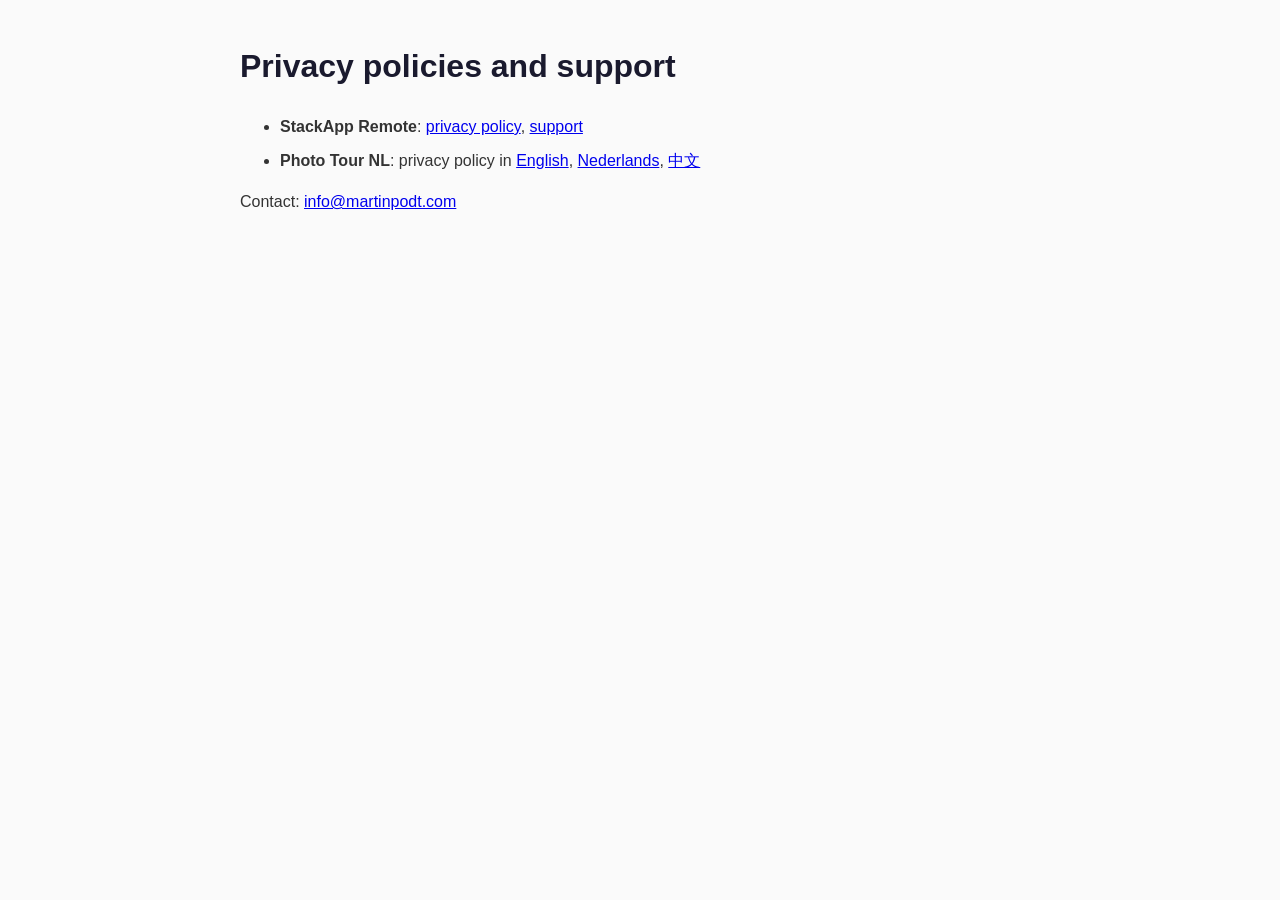
<file: index.html>
<!DOCTYPE html>
<html lang="en"><head><meta charset="UTF-8"><meta name="viewport" content="width=device-width, initial-scale=1.0">
<title>Privacy policies - Martin Podt</title>
<style>body{font-family:-apple-system,BlinkMacSystemFont,'Segoe UI',Roboto,sans-serif;line-height:1.6;max-width:800px;margin:0 auto;padding:20px;color:#333;background:#fafafa}h1{color:#1a1a2e}li{margin-bottom:.5em}</style>
</head><body>
<h1>Privacy policies and support</h1>
<ul>
  <li><strong>StackApp Remote</strong>: <a href="stackapp-remote/">privacy policy</a>, <a href="stackapp-remote/support.html">support</a></li>
  <li><strong>Photo Tour NL</strong>: privacy policy in <a href="phototourapp/">English</a>, <a href="phototourapp/nl.html">Nederlands</a>, <a href="phototourapp/zh.html">中文</a></li>
</ul>
<p>Contact: <a href="mailto:info@martinpodt.com">info@martinpodt.com</a></p>
</body></html>
</file>
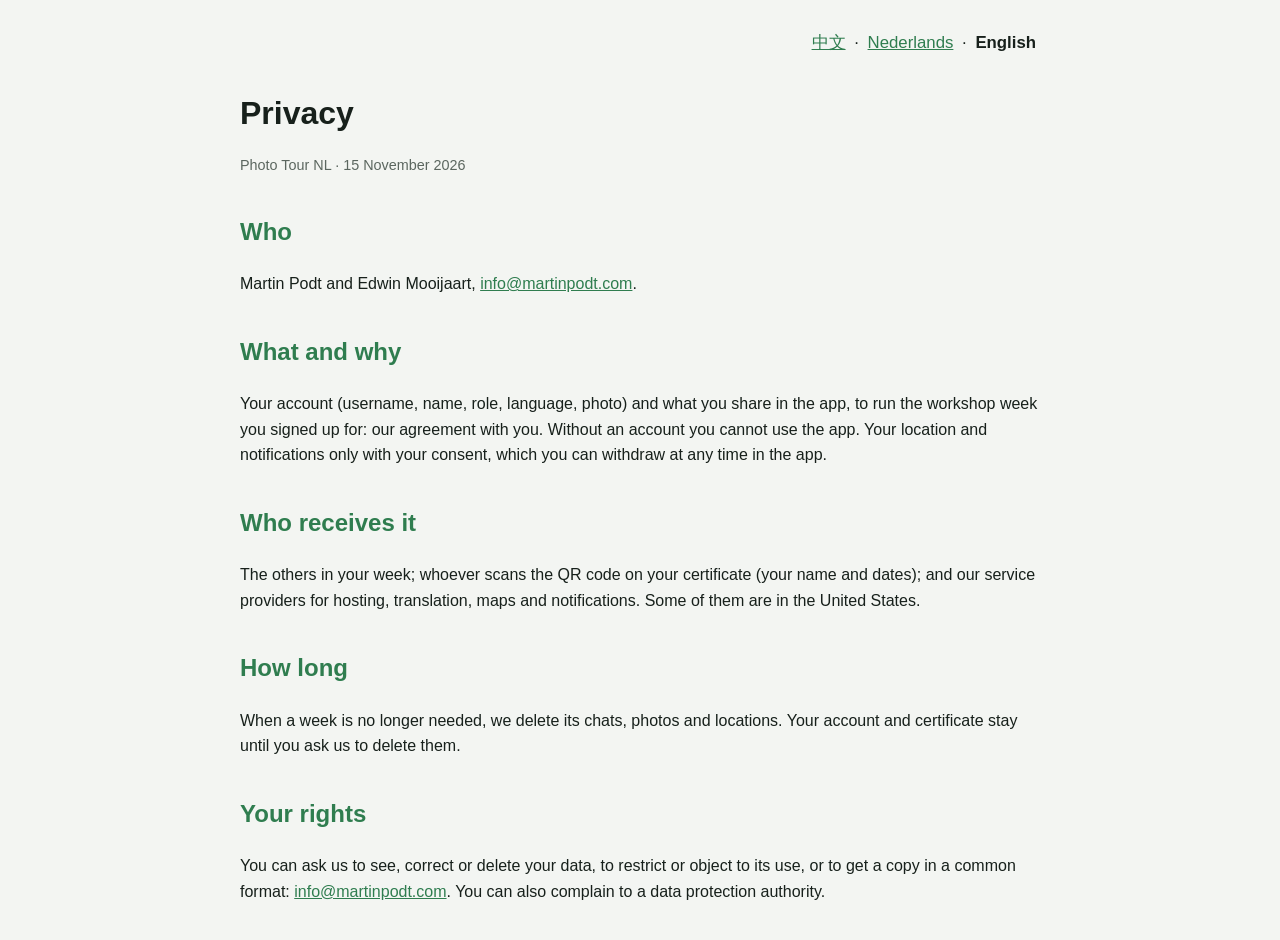
<file: phototourapp/index.html>
<!DOCTYPE html>
<html lang="en">
<head>
    <meta charset="UTF-8">
    <meta name="viewport" content="width=device-width, initial-scale=1.0">
    <title>Privacy - Photo Tour NL</title>
    <link rel="alternate" hreflang="en" href="https://mpodt.github.io/privacy/phototourapp/">
    <link rel="alternate" hreflang="nl" href="https://mpodt.github.io/privacy/phototourapp/nl.html">
    <link rel="alternate" hreflang="zh-CN" href="https://mpodt.github.io/privacy/phototourapp/zh.html">
    <link rel="stylesheet" href="style.css">
</head>
<body>

<nav class="langs" aria-label="Language"><a href="zh.html" lang="zh-CN">中文</a> · <a href="nl.html" lang="nl">Nederlands</a> · <strong>English</strong></nav>

<h1>Privacy</h1>
<p class="last-updated">Photo Tour NL · 15 November 2026</p>

<h2>Who</h2>
<p>Martin Podt and Edwin Mooijaart, <a href="mailto:info@martinpodt.com">info@martinpodt.com</a>.</p>

<h2>What and why</h2>
<p>Your account (username, name, role, language, photo) and what you share in the app, to run the workshop week you signed up for: our agreement with you. Without an account you cannot use the app. Your location and notifications only with your consent, which you can withdraw at any time in the app.</p>

<h2>Who receives it</h2>
<p>The others in your week; whoever scans the QR code on your certificate (your name and dates); and our service providers for hosting, translation, maps and notifications. Some of them are in the United States.</p>

<h2>How long</h2>
<p>When a week is no longer needed, we delete its chats, photos and locations. Your account and certificate stay until you ask us to delete them.</p>

<h2>Your rights</h2>
<p>You can ask us to see, correct or delete your data, to restrict or object to its use, or to get a copy in a common format: <a href="mailto:info@martinpodt.com">info@martinpodt.com</a>. You can also complain to a data protection authority.</p>

</body>
</html>
</file>
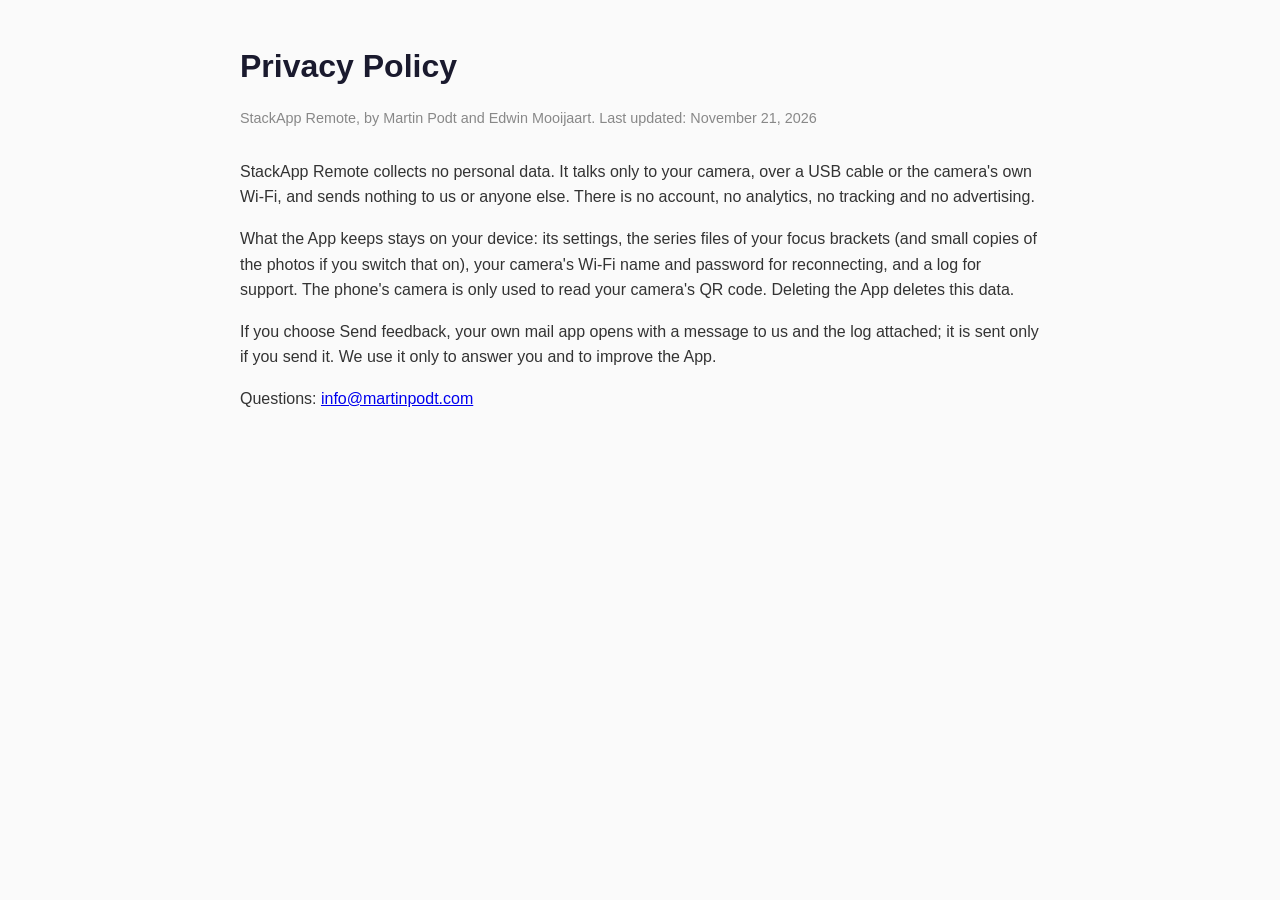
<file: stackapp-remote/index.html>
<!DOCTYPE html>
<html lang="en">
<head>
    <meta charset="UTF-8">
    <meta name="viewport" content="width=device-width, initial-scale=1.0">
    <title>Privacy Policy - StackApp Remote</title>
    <style>
        body {
            font-family: -apple-system, BlinkMacSystemFont, 'Segoe UI', Roboto, Oxygen, Ubuntu, sans-serif;
            line-height: 1.6;
            max-width: 800px;
            margin: 0 auto;
            padding: 20px;
            color: #333;
            background-color: #fafafa;
        }
        h1 { color: #1a1a2e; margin-bottom: 0.2em; }
        .last-updated { color: #888; font-size: 0.9em; margin-bottom: 2em; }
    </style>
</head>
<body>

<h1>Privacy Policy</h1>
<p class="last-updated">StackApp Remote, by Martin Podt and Edwin Mooijaart. Last updated: November 21, 2026</p>

<p>StackApp Remote collects no personal data. It talks only to your camera, over a USB cable or the camera's own
Wi-Fi, and sends nothing to us or anyone else. There is no account, no analytics, no tracking and no advertising.</p>

<p>What the App keeps stays on your device: its settings, the series files of your focus brackets (and small copies of
the photos if you switch that on), your camera's Wi-Fi name and password for reconnecting, and a log for support. The
phone's camera is only used to read your camera's QR code. Deleting the App deletes this data.</p>

<p>If you choose Send feedback, your own mail app opens with a message to us and the log attached; it is sent only if
you send it. We use it only to answer you and to improve the App.</p>

<p>Questions: <a href="mailto:info@martinpodt.com">info@martinpodt.com</a></p>

</body>
</html>
</file>
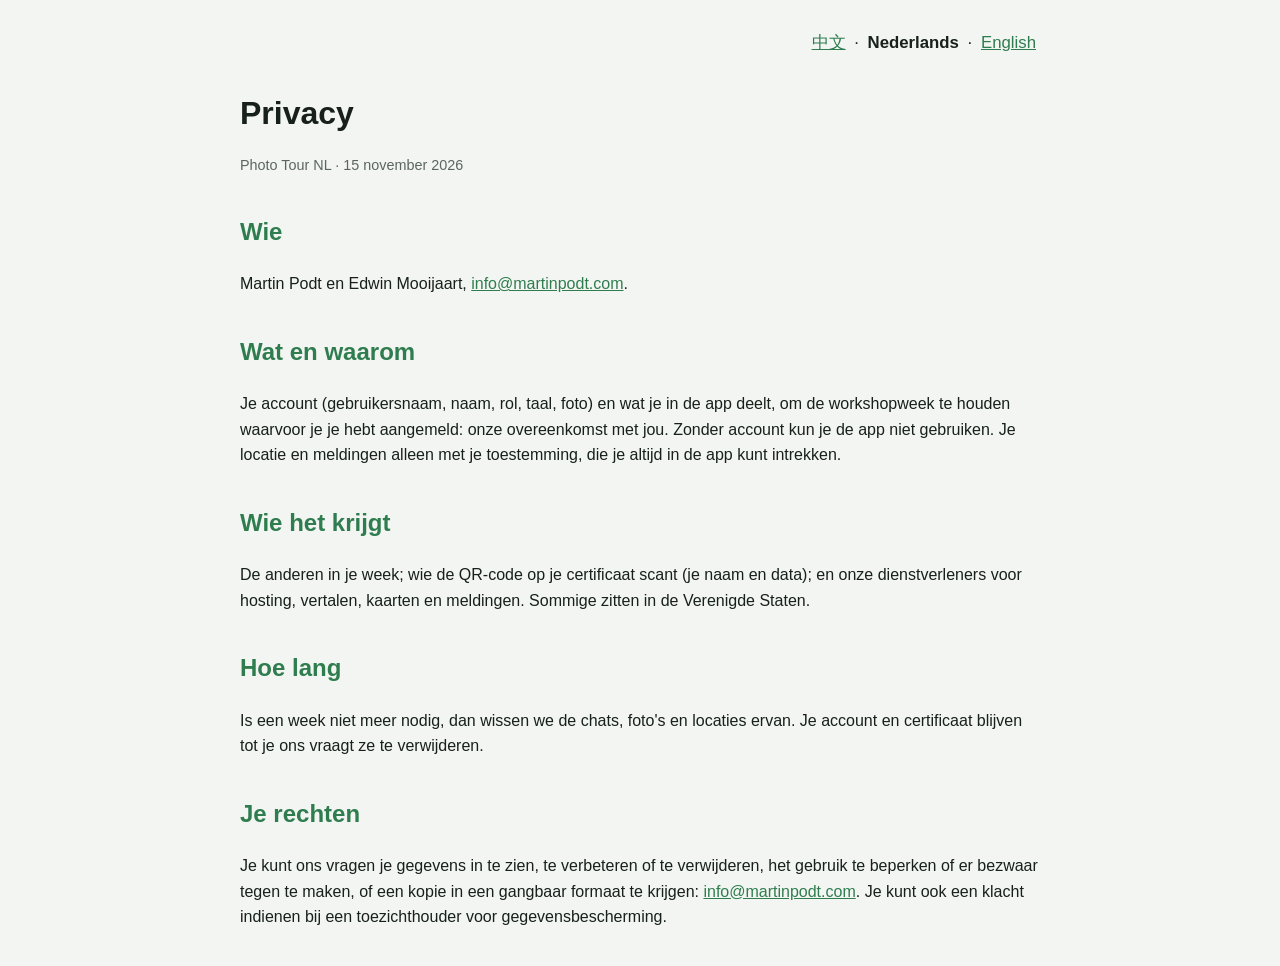
<file: phototourapp/nl.html>
<!DOCTYPE html>
<html lang="nl">
<head>
    <meta charset="UTF-8">
    <meta name="viewport" content="width=device-width, initial-scale=1.0">
    <title>Privacy - Photo Tour NL</title>
    <link rel="alternate" hreflang="en" href="https://mpodt.github.io/privacy/phototourapp/">
    <link rel="alternate" hreflang="nl" href="https://mpodt.github.io/privacy/phototourapp/nl.html">
    <link rel="alternate" hreflang="zh-CN" href="https://mpodt.github.io/privacy/phototourapp/zh.html">
    <link rel="stylesheet" href="style.css">
</head>
<body>

<nav class="langs" aria-label="Taal"><a href="zh.html" lang="zh-CN">中文</a> · <strong>Nederlands</strong> · <a href="./" lang="en">English</a></nav>

<h1>Privacy</h1>
<p class="last-updated">Photo Tour NL · 15 november 2026</p>

<h2>Wie</h2>
<p>Martin Podt en Edwin Mooijaart, <a href="mailto:info@martinpodt.com">info@martinpodt.com</a>.</p>

<h2>Wat en waarom</h2>
<p>Je account (gebruikersnaam, naam, rol, taal, foto) en wat je in de app deelt, om de workshopweek te houden waarvoor je je hebt aangemeld: onze overeenkomst met jou. Zonder account kun je de app niet gebruiken. Je locatie en meldingen alleen met je toestemming, die je altijd in de app kunt intrekken.</p>

<h2>Wie het krijgt</h2>
<p>De anderen in je week; wie de QR-code op je certificaat scant (je naam en data); en onze dienstverleners voor hosting, vertalen, kaarten en meldingen. Sommige zitten in de Verenigde Staten.</p>

<h2>Hoe lang</h2>
<p>Is een week niet meer nodig, dan wissen we de chats, foto's en locaties ervan. Je account en certificaat blijven tot je ons vraagt ze te verwijderen.</p>

<h2>Je rechten</h2>
<p>Je kunt ons vragen je gegevens in te zien, te verbeteren of te verwijderen, het gebruik te beperken of er bezwaar tegen te maken, of een kopie in een gangbaar formaat te krijgen: <a href="mailto:info@martinpodt.com">info@martinpodt.com</a>. Je kunt ook een klacht indienen bij een toezichthouder voor gegevensbescherming.</p>

</body>
</html>
</file>
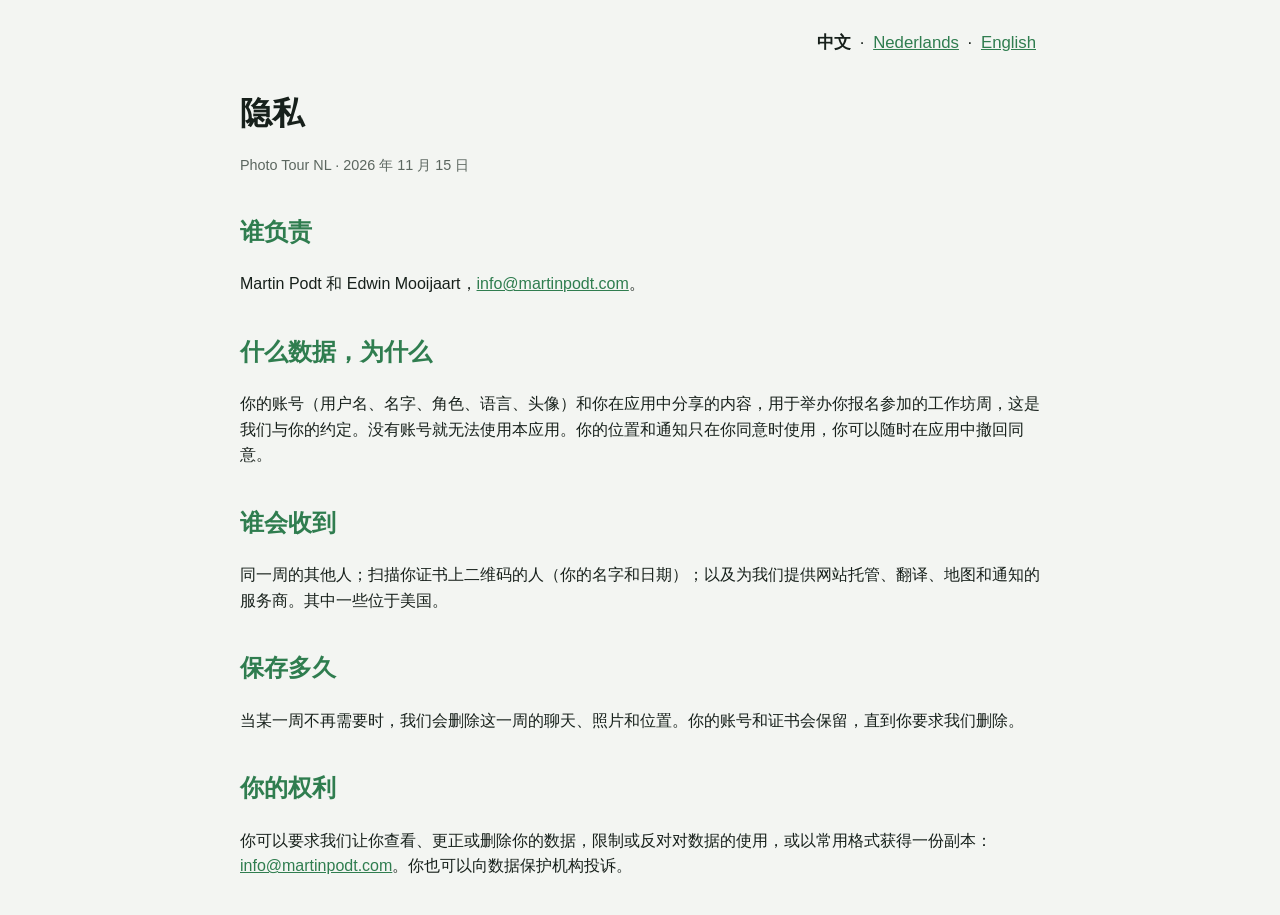
<file: phototourapp/zh.html>
<!DOCTYPE html>
<html lang="zh-CN">
<head>
    <meta charset="UTF-8">
    <meta name="viewport" content="width=device-width, initial-scale=1.0">
    <title>隐私 - Photo Tour NL</title>
    <link rel="alternate" hreflang="en" href="https://mpodt.github.io/privacy/phototourapp/">
    <link rel="alternate" hreflang="nl" href="https://mpodt.github.io/privacy/phototourapp/nl.html">
    <link rel="alternate" hreflang="zh-CN" href="https://mpodt.github.io/privacy/phototourapp/zh.html">
    <link rel="stylesheet" href="style.css">
</head>
<body>

<nav class="langs" aria-label="语言"><strong>中文</strong> · <a href="nl.html" lang="nl">Nederlands</a> · <a href="./" lang="en">English</a></nav>

<h1>隐私</h1>
<p class="last-updated">Photo Tour NL · 2026 年 11 月 15 日</p>

<h2>谁负责</h2>
<p>Martin Podt 和 Edwin Mooijaart，<a href="mailto:info@martinpodt.com">info@martinpodt.com</a>。</p>

<h2>什么数据，为什么</h2>
<p>你的账号（用户名、名字、角色、语言、头像）和你在应用中分享的内容，用于举办你报名参加的工作坊周，这是我们与你的约定。没有账号就无法使用本应用。你的位置和通知只在你同意时使用，你可以随时在应用中撤回同意。</p>

<h2>谁会收到</h2>
<p>同一周的其他人；扫描你证书上二维码的人（你的名字和日期）；以及为我们提供网站托管、翻译、地图和通知的服务商。其中一些位于美国。</p>

<h2>保存多久</h2>
<p>当某一周不再需要时，我们会删除这一周的聊天、照片和位置。你的账号和证书会保留，直到你要求我们删除。</p>

<h2>你的权利</h2>
<p>你可以要求我们让你查看、更正或删除你的数据，限制或反对对数据的使用，或以常用格式获得一份副本：<a href="mailto:info@martinpodt.com">info@martinpodt.com</a>。你也可以向数据保护机构投诉。</p>

</body>
</html>
</file>
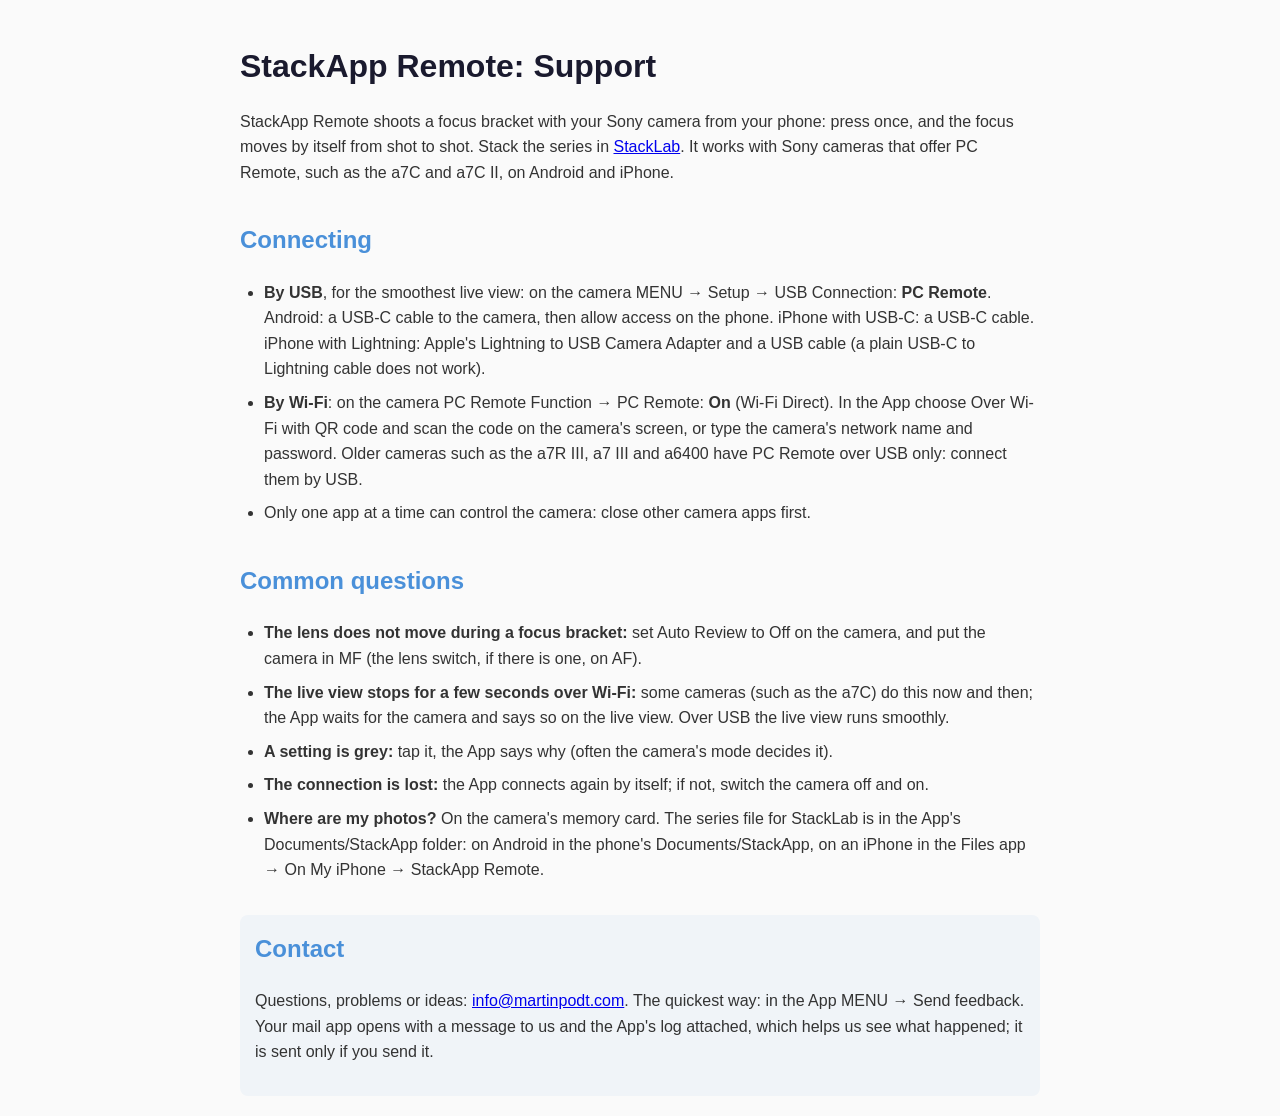
<file: stackapp-remote/support.html>
<!DOCTYPE html>
<html lang="en">
<head>
    <meta charset="UTF-8">
    <meta name="viewport" content="width=device-width, initial-scale=1.0">
    <title>Support - StackApp Remote</title>
    <style>
        body {
            font-family: -apple-system, BlinkMacSystemFont, 'Segoe UI', Roboto, Oxygen, Ubuntu, sans-serif;
            line-height: 1.6;
            max-width: 800px;
            margin: 0 auto;
            padding: 20px;
            color: #333;
            background-color: #fafafa;
        }
        h1 { color: #1a1a2e; margin-bottom: 0.2em; }
        h2 { color: #4A90D9; margin-top: 1.5em; }
        ul { padding-left: 1.5em; }
        li { margin-bottom: 0.5em; }
        .contact { background: #f0f4f8; padding: 15px; border-radius: 8px; margin-top: 2em; }
    </style>
</head>
<body>

<h1>StackApp Remote: Support</h1>
<p>StackApp Remote shoots a focus bracket with your Sony camera from your phone: press once, and the focus moves by
itself from shot to shot. Stack the series in <a href="https://www.martinpodt.com/Tutorials/Focus-stacking-with-StackLab">StackLab</a>.
It works with Sony cameras that offer PC Remote, such as the a7C and a7C II, on Android and iPhone.</p>

<h2>Connecting</h2>
<ul>
    <li><strong>By USB</strong>, for the smoothest live view: on the camera MENU → Setup → USB Connection:
        <strong>PC Remote</strong>. Android: a USB-C cable to the camera, then allow access on the phone. iPhone with
        USB-C: a USB-C cable. iPhone with Lightning: Apple's Lightning to USB Camera Adapter and a USB cable (a plain
        USB-C to Lightning cable does not work).</li>
    <li><strong>By Wi-Fi</strong>: on the camera PC Remote Function → PC Remote: <strong>On</strong> (Wi-Fi Direct).
        In the App choose Over Wi-Fi with QR code and scan the code on the camera's screen, or type the camera's network
        name and password. Older cameras such as the a7R III, a7 III and a6400 have PC Remote over USB only: connect
        them by USB.</li>
    <li>Only one app at a time can control the camera: close other camera apps first.</li>
</ul>

<h2>Common questions</h2>
<ul>
    <li><strong>The lens does not move during a focus bracket:</strong> set Auto Review to Off on the camera, and put
        the camera in MF (the lens switch, if there is one, on AF).</li>
    <li><strong>The live view stops for a few seconds over Wi-Fi:</strong> some cameras (such as the a7C) do this now
        and then; the App waits for the camera and says so on the live view. Over USB the live view runs smoothly.</li>
    <li><strong>A setting is grey:</strong> tap it, the App says why (often the camera's mode decides it).</li>
    <li><strong>The connection is lost:</strong> the App connects again by itself; if not, switch the camera off and
        on.</li>
    <li><strong>Where are my photos?</strong> On the camera's memory card. The series file for StackLab is in the
        App's Documents/StackApp folder: on Android in the phone's Documents/StackApp, on an iPhone in the Files app →
        On My iPhone → StackApp Remote.</li>
</ul>

<div class="contact">
    <h2 style="margin-top: 0;">Contact</h2>
    <p>Questions, problems or ideas: <a href="mailto:info@martinpodt.com">info@martinpodt.com</a>. The quickest way:
    in the App MENU → Send feedback. Your mail app opens with a message to us and the App's log attached, which helps
    us see what happened; it is sent only if you send it.</p>
</div>

</body>
</html>
</file>
<file: phototourapp/style.css>
/* Photo Tour NL privacy policy: one style for the English, Dutch and Chinese pages. */
body {
    font-family: -apple-system, BlinkMacSystemFont, 'Segoe UI', Roboto, 'PingFang SC', 'Noto Sans SC', 'Microsoft YaHei', sans-serif;
    line-height: 1.6;
    max-width: 800px;
    margin: 0 auto;
    padding: 20px 16px;
    color: #17201b;
    background-color: #f3f5f2;
}
h1 { color: #17201b; margin-bottom: 0.2em; }
h2 { color: #2f7d4f; margin-top: 1.5em; }
a { color: #2f7d4f; }
.langs { text-align: right; font-size: 1.05em; margin-bottom: 1em; }
.langs a, .langs strong { display: inline-block; padding: 10px 4px; }
.last-updated { color: #5b665f; font-size: 0.9em; margin-bottom: 2em; }
ul { padding-left: 1.5em; }
li { margin-bottom: 0.5em; }
.contact { background: #fff; padding: 15px; border-radius: 14px; margin-top: 2em; }
</file>
